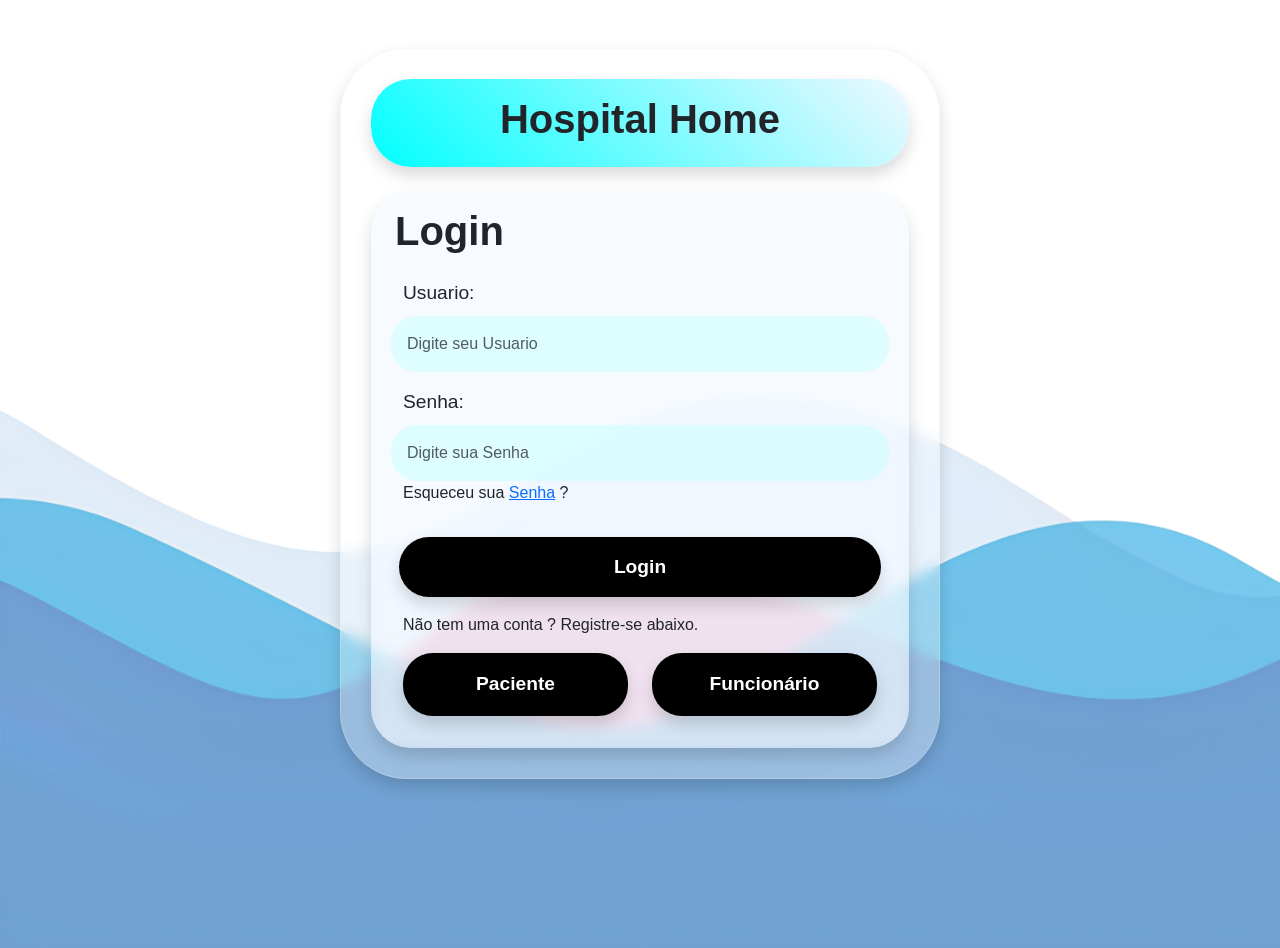
<file: index.html>
<!DOCTYPE html>
<html lang="pt-BR">
<head>
    <meta charset="UTF-8">
    <meta name="viewport" content="width=device-width, initial-scale=1.0">
    <title>Login</title>
    <link rel="shortcut icon" href="/favicon.ico" type="image/x-icon">
    <link href="https://cdn.jsdelivr.net/npm/bootstrap@5.3.8/dist/css/bootstrap.min.css" rel="stylesheet" integrity="sha384-sRIl4kxILFvY47J16cr9ZwB07vP4J8+LH7qKQnuqkuIAvNWLzeN8tE5YBujZqJLB" crossorigin="anonymous">        
    <link rel="stylesheet" href="style.css">
    <link href="https://fonts.cdnfonts.com/css/poppins" rel="stylesheet">

</head>
<body class="vh-100">
    <div class="container shadow mt-5 mb-3 maior">
        <div class="card-box shadow mb-4 p-3 titulo">
            <h1 class="text-center"><strong>Hospital Home</strong></h1>
        </div>
        <div class="card-box shadow p-3 menor ">
            <h1 class="ms-2 login">Login</h1>
            <div class="row  p-3">
                <label class="mb-2">Usuario:</label>
                <input type="text" placeholder="Digite seu Usuario" class="mb-3 p-3 form-control" > 
                <label class="mb-2 ">Senha:</label>
                <input type="password" placeholder="Digite sua Senha" class="p-3 form-control"> 
                <p>Esqueceu sua <a href="./Senha/index.html">Senha</a> ?</p>
            </div>
            <div class="row ps-4 pe-4">
                <a href="./Tv/index.html" class="link by text-center p-3 shadow w-100">Login</a>
            </div>

            <div class="row p-3">
                <p>Não tem uma conta ? Registre-se abaixo.</p>
                <div class="col-md-6">
                    <a href="./paciente/index.html" class="link by text-center shadow w-100">Paciente</a>
                </div>
                <div class="col-md-6"> 
                    <a href="./Funcionario2/index.html" class="link by text-center shadow w-100">Funcionário</a>
                </div>
            </div>
        </div>
    </div>

</body>

</html>
</file>
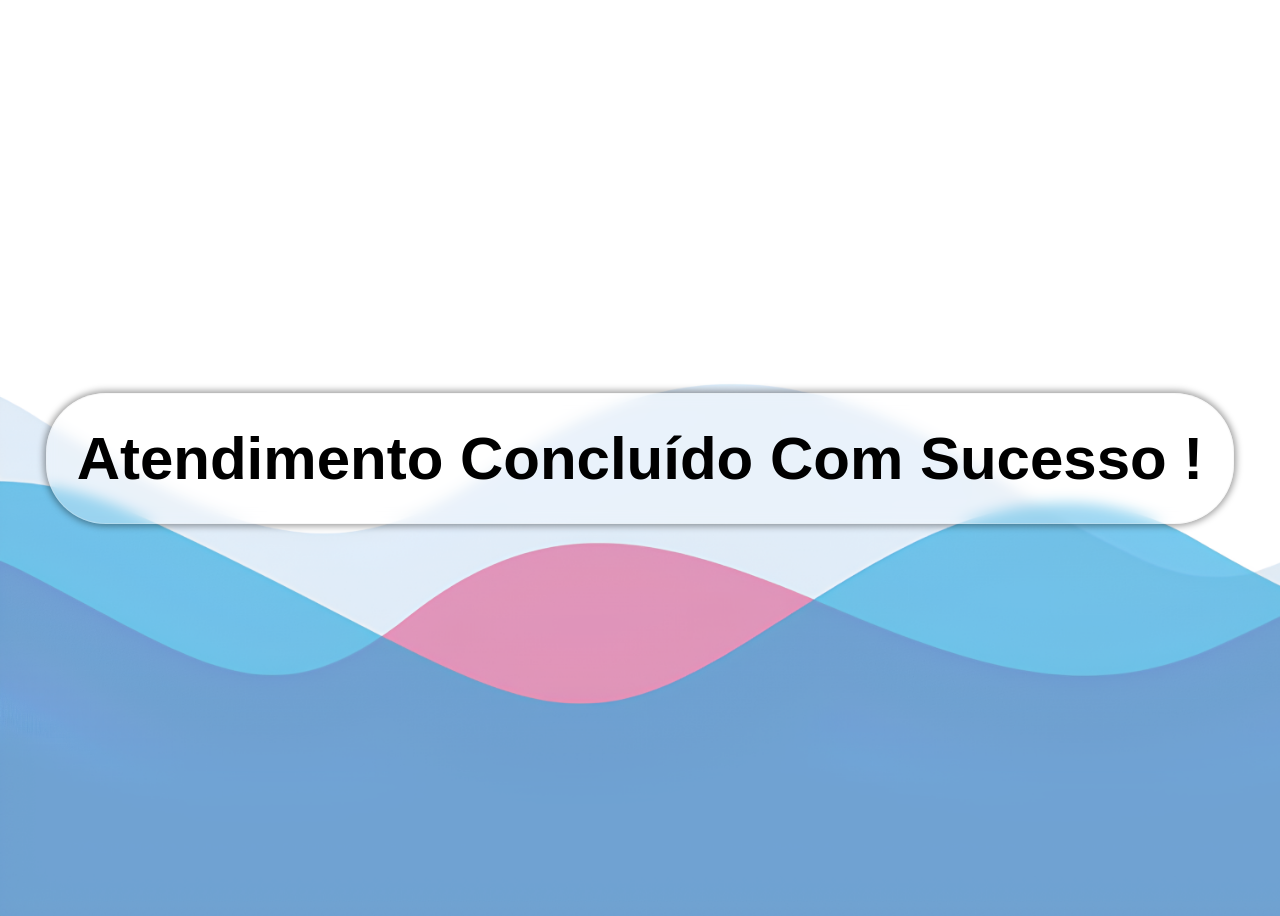
<file: concluido/index.html>
<!DOCTYPE html>
<html lang="en">
<head>
    <meta charset="UTF-8">
    <meta name="viewport" content="width=device-width, initial-scale=1.0">
    <title>Document</title>
    <link rel="stylesheet" href="style.css">
    <link href="https://fonts.cdnfonts.com/css/poppins" rel="stylesheet">
</head>
<body>
    <h1>Atendimento Concluído Com Sucesso !</h1>
</body>
</html>
</file>
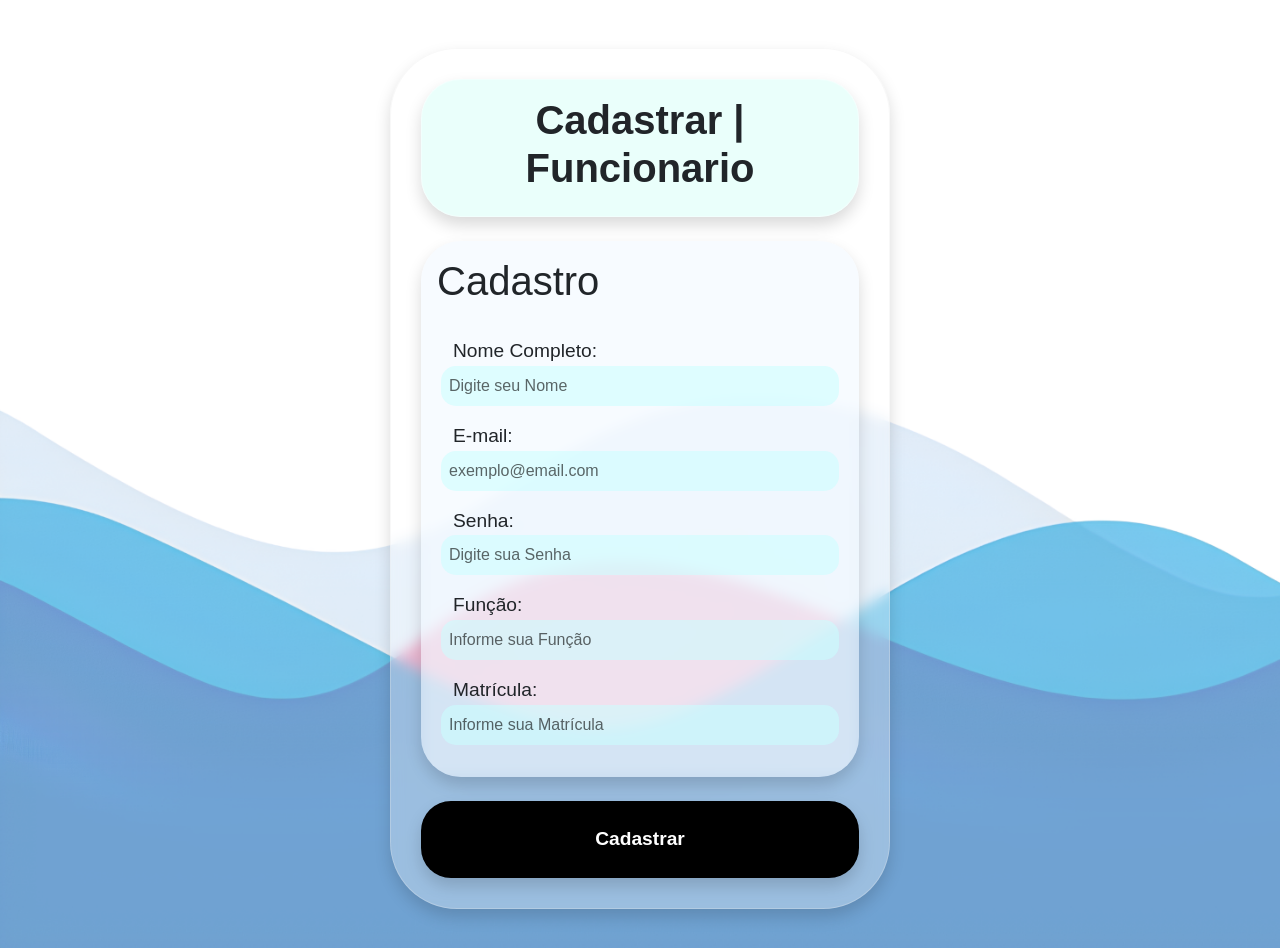
<file: Funcionario2/index.html>
<!DOCTYPE html>
<html lang="en">
<head>
    <meta charset="UTF-8">
    <meta name="viewport" content="width=device-width, initial-scale=1.0">
    <title>Cadastro | Funcionario</title>
    <link href="https://fonts.cdnfonts.com/css/poppins" rel="stylesheet">
    <link rel="stylesheet" href="style.css">
    <link href="https://cdn.jsdelivr.net/npm/bootstrap@5.3.8/dist/css/bootstrap.min.css" rel="stylesheet" integrity="sha384-sRIl4kxILFvY47J16cr9ZwB07vP4J8+LH7qKQnuqkuIAvNWLzeN8tE5YBujZqJLB" crossorigin="anonymous">        <link rel="stylesheet" href="style.css">
    <link rel="shortcut icon" href="/favicon.ico" type="image/x-icon">
</head>
<body>
    <div class="container shadow mt-5 mb-5">
        <div class="card-box shadow mb-4 p-3 paba">
            <strong><h1 class="text-center titulo">Cadastrar | Funcionario</h1></strong>
        </div>
        <div class="card-box shadow p-3 menor">
            <h1 class="mb-3">Cadastro</h1>
            <div class="row p-3">
                <label>Nome Completo:</label>
                <input type="text" placeholder="Digite seu Nome" class="mb-3 p-2">
                <label>E-mail:</label>
                <input type="email" placeholder="exemplo@email.com" class="mb-3 p-2">
                <label>Senha:</label>
                <input type="password" placeholder="Digite sua Senha" class="mb-3 p-2">
                <label>Função:</label>
                <input type="text" placeholder="Informe sua Função" class="mb-3 p-2">
                <label>Matrícula:</label>
                <input type="text" placeholder="Informe sua Matrícula" class="p-2">
            </div>
        </div>
        <div>
            <a href="../index.html" class="link text-center shadow p-4 mt-4 w-100 by">Cadastrar</a> 
        </div>
    </div>
</body>
</html>
</file>
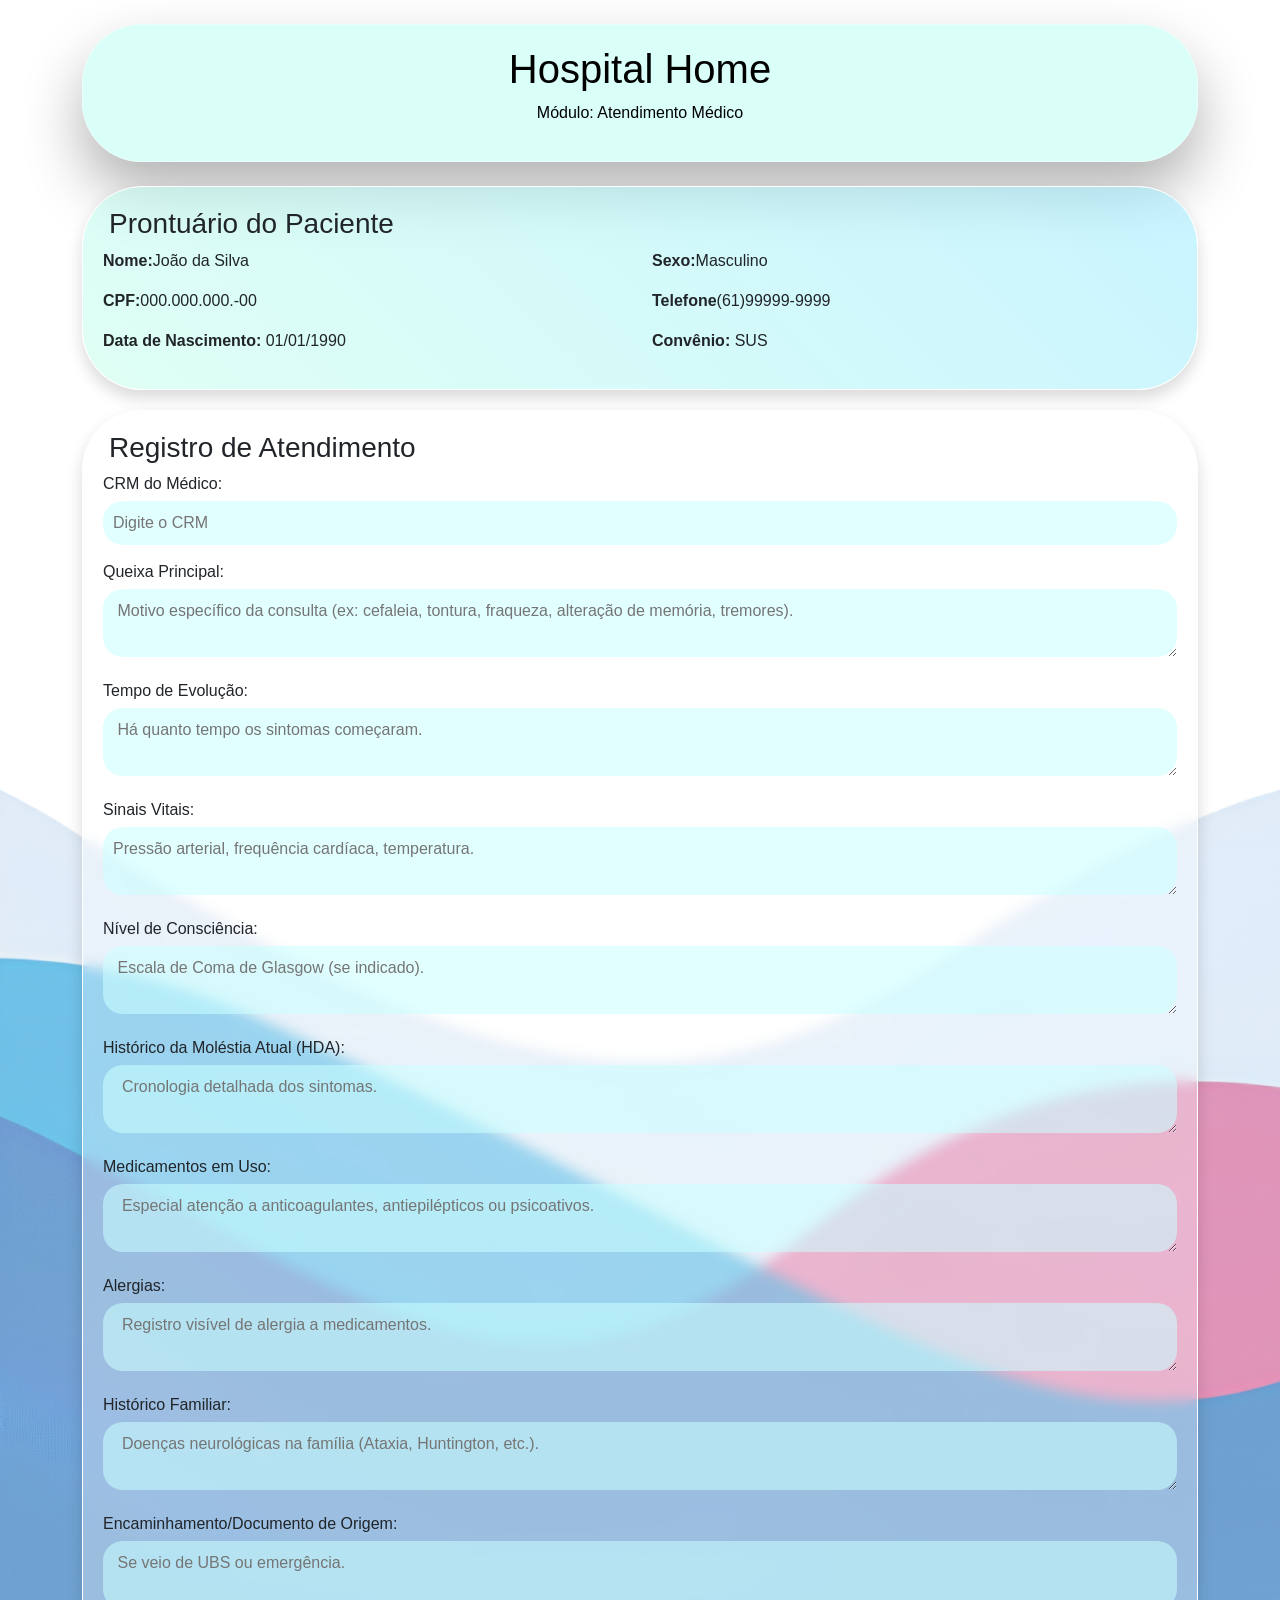
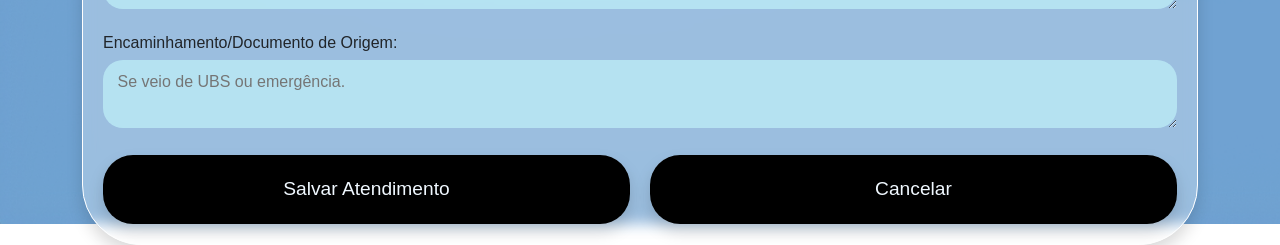
<file: medico/index.html>
<!DOCTYPE html>
<html lang="en">
<head>
    <meta charset="UTF-8">
    <meta name="viewport" content="width=device-width, initial-scale=1.0">
    <link rel="stylesheet" href="style.css">
    <link href="https://fonts.cdnfonts.com/css/poppins" rel="stylesheet">
    <link rel="shortcut icon" href="/Projeto Sentinela/favicon.ico" type="image/x-icon">
    <title>Document</title>
    <link href="https://cdn.jsdelivr.net/npm/bootstrap@5.3.8/dist/css/bootstrap.min.css" rel="stylesheet" integrity="sha384-sRIl4kxILFvY47J16cr9ZwB07vP4J8+LH7qKQnuqkuIAvNWLzeN8tE5YBujZqJLB" crossorigin="anonymous">
</head>
<body>

    <!--
    <header class="topo">
        <h1>Hospital Home</h1>
        <p>Módulo: Atendimento Médico</p>
    </header>
-->

    


    <div id="maior">
    <div class="container mt-4">

        <div class="text-center mb-4">
            <strong><h1>Hospital Home</h1></strong>
            <p>Módulo: Atendimento Médico</p>
        </div>

        <div class="card-box shadow meir">
            <h3>Prontuário do Paciente</h3>

            <div class="row">
                <div class="col-md-6">
                    <p><strong>Nome:</strong>João da Silva</p>
                    <p><strong>CPF:</strong>000.000.000.-00</p>
                    <p><strong> Data de Nascimento:</strong> 01/01/1990</p>
                </div>
                
                <div class="col-md-6">
                    <p><strong>Sexo:</strong>Masculino</p>
                    <p><strong>Telefone</strong>(61)99999-9999</p>
                    <p><strong>Convênio:</strong> SUS</p>
                </div>
            </div>
        </div>
        <div class="card-box shadow ficha">

            <h3>Registro de Atendimento</h3>

            <div class="campo">
                <label> CRM do Médico:</label>
                <input type="text" placeholder="Digite o CRM">
            </div>
            
            <div class="campo">
                <label> Queixa Principal:</label> 
                <textarea placeholder=" Motivo específico da consulta (ex: cefaleia, tontura, fraqueza, alteração de memória, tremores)."></textarea>
            </div>
            
            <div class="campo">
                <label> Tempo de Evolução:</label> 
                <textarea placeholder=" Há quanto tempo os sintomas começaram."></textarea>
            </div>
            
            <div class="campo">
                <label> Sinais Vitais: </label> 
                <textarea placeholder="Pressão arterial, frequência cardíaca, temperatura."></textarea>
            </div>
            
            <div class="campo">
                <label> Nível de Consciência:</label> 
                <textarea placeholder=" Escala de Coma de Glasgow (se indicado)."></textarea>
            </div> 
            
            
            <div class="campo">
                <label>Histórico da Moléstia Atual (HDA):</label> 
                <textarea placeholder="  Cronologia detalhada dos sintomas."></textarea>
            </div> 

            
            <div class="campo">
                <label>Medicamentos em Uso:</label> 
                <textarea placeholder="  Especial atenção a anticoagulantes, antiepilépticos ou psicoativos."></textarea>
            </div> 

            
            <div class="campo">
                <label>Alergias:</label> 
                <textarea placeholder="  Registro visível de alergia a medicamentos."></textarea>
            </div> 

            
            <div class="campo">
                <label>Histórico Familiar: </label> 
                <textarea placeholder="  Doenças neurológicas na família (Ataxia, Huntington, etc.)."></textarea>
            </div> 

            
            <div class="campo">
                <label>Encaminhamento/Documento de Origem: </label> 
                <textarea placeholder=" Se veio de UBS ou emergência."></textarea>
            </div> 


            <div class="campo">
                <label>Encaminhamento/Documento de Origem: </label> 
                <textarea placeholder=" Se veio de UBS ou emergência."></textarea>
            </div> 
            
            <div class="botoes">
                <a href="../prescr/index.html" class="link by text-center shadow w-100">Salvar Atendimento</a>
                <a href="../triagem/index.html" class="link by text-center shadow w-100">Cancelar</a>
            </div>           

        </div>
    </div>
    </div>

</body>
</html>
</file>
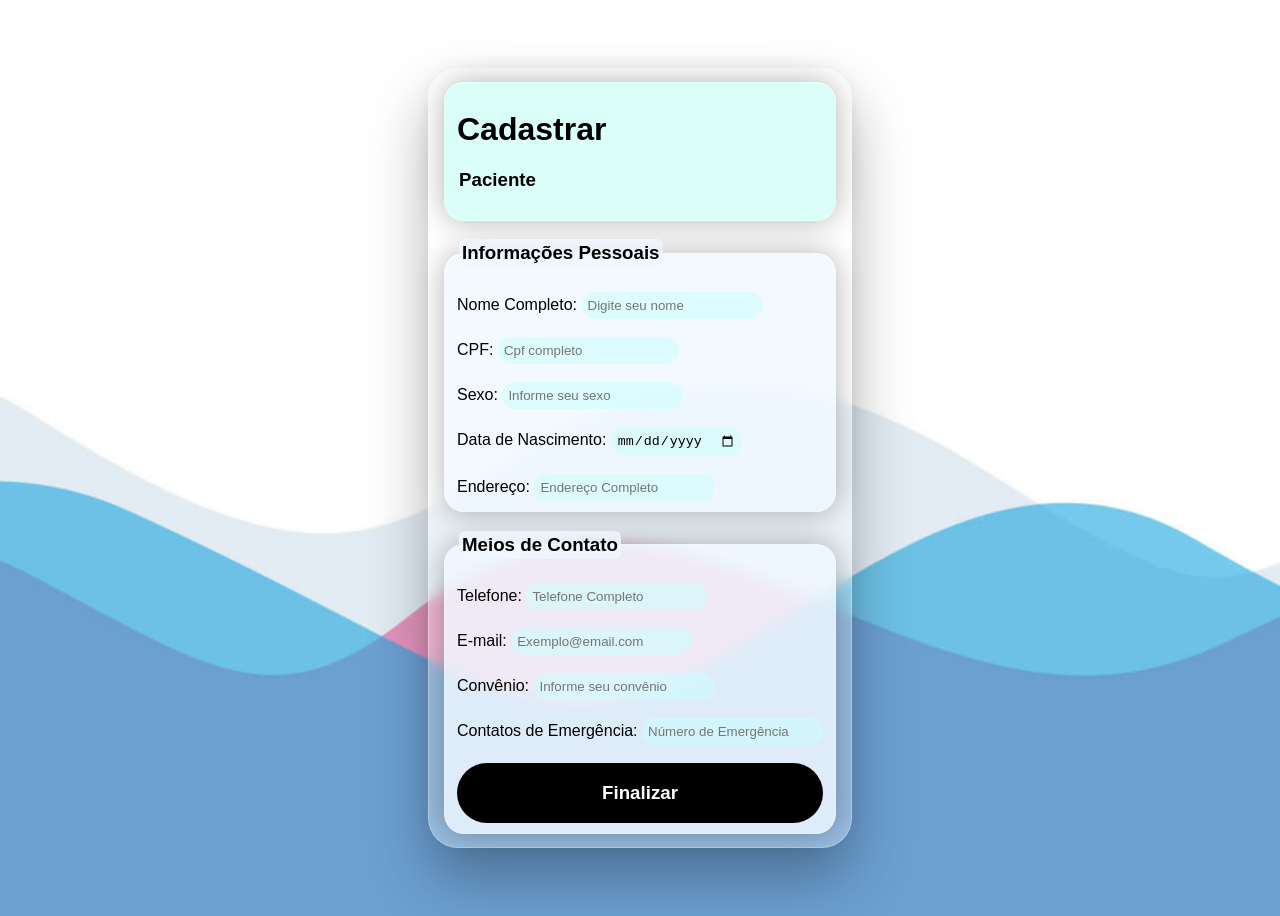
<file: paciente/index.html>
<!DOCTYPE html>
<html lang="en">
<head>
    <meta charset="UTF-8">
    <meta name="viewport" content="width=device-width, initial-scale=1.0">
    <title>Projeto Sentinela</title>
    <link rel="stylesheet" href="style.css">
    <link rel="shortcut icon" href="/Projeto Sentinela/favicon.ico" type="image/x-icon">
    <link href="https://fonts.cdnfonts.com/css/poppins" rel="stylesheet">
    <link rel="shortcut icon" href="/Projeto Sentinela/favicon.ico" type="image/x-icon">
                

</head>
<body>
   <div>

        <form>
            <fieldset id="maior">

            <fieldset id="titulo">
                <div><h1>Cadastrar</h1></div>
                <div id="legenda1"><legend><h3>Paciente</h3></legend></div>
            </fieldset>
            
            <fieldset id="paba">
                <legend><h3 id="legenda2">Informações Pessoais</h3></legend>

                <div>
                    <label>Nome Completo:</label> <input type="text" placeholder="Digite seu nome">
                   
                </div>
                <br>
                <div>
                    <label>CPF: </label>  <input type="Number" placeholder="Cpf completo">
                
                </div>
                <br>
                <div>
                    <label>Sexo:</label> <input type="text" placeholder="Informe seu sexo"> 
                </div>
                <br>
                <div>
                    <label>Data de Nascimento:</label>  <input type="date"> 
                </div>
                <br>
                <div>
                    <label>Endereço:</label>  <input type="text" placeholder="Endereço Completo">
                </div>
            </fieldset>
            
            <fieldset id="saba">
                <legend ><h3 id="legenda3">Meios de Contato</h3></legend>

                <div>
                    <label>Telefone:</label> <input type="number" placeholder="Telefone Completo">
                </div>
                <br>
                <div>
                    <label>E-mail:</label> <input type="email" placeholder="Exemplo@email.com">
                </div>
                <br>
                <div>
                    <label>Convênio:</label>  <input type="text" placeholder="Informe seu convênio">
                </div>
                <br>
                <div>
                    <label>Contatos de Emergência:</label> <input type="number" placeholder="Número de Emergência">
                </div>
                <br>
                <a href="../index.html" id="finalizar"><h3  > Finalizar </h3></a>

            </fieldset>
            
            </fieldset>

        </form>
    </div>
</body>
</html>
</file>
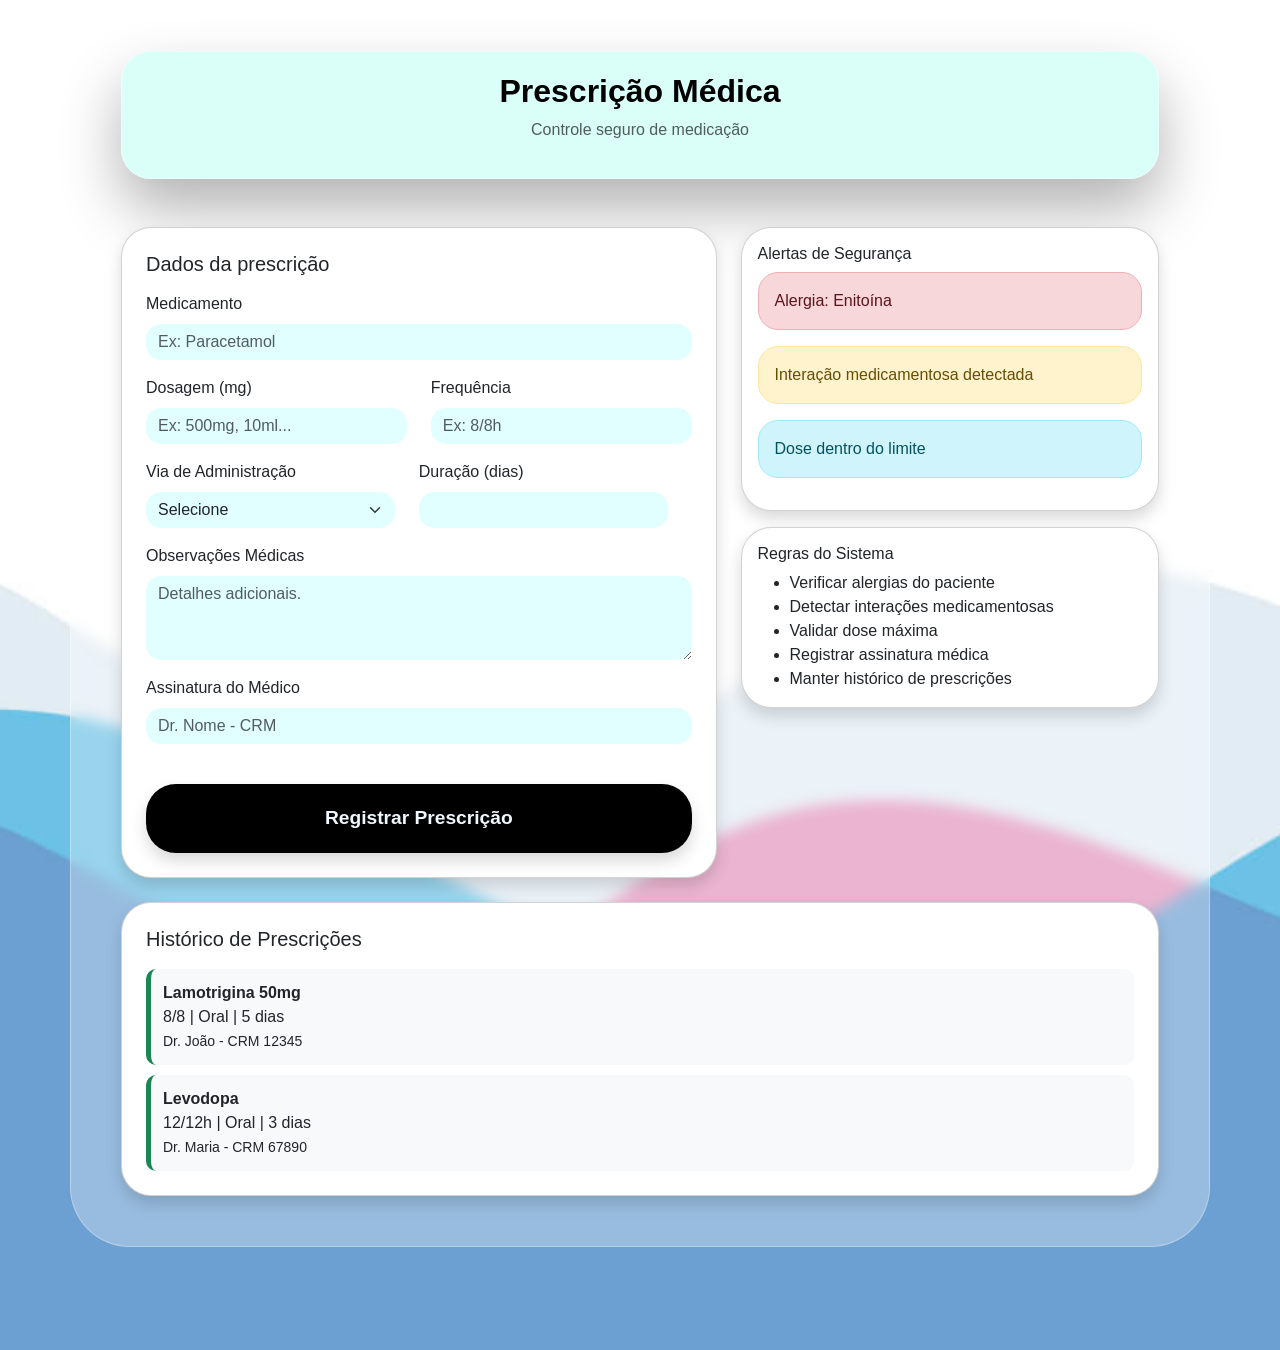
<file: prescr/index.html>
<!DOCTYPE html>
<html lang="en">
<head>
    <meta charset="UTF-8">
    <meta name="viewport" content="width=device-width, initial-scale=1.0">
    <link href="https://cdn.jsdelivr.net/npm/bootstrap@5.3.8/dist/css/bootstrap.min.css" rel="stylesheet" integrity="sha384-sRIl4kxILFvY47J16cr9ZwB07vP4J8+LH7qKQnuqkuIAvNWLzeN8tE5YBujZqJLB" crossorigin="anonymous">
    <link rel="stylesheet" href="dddd.css">
    <title>Prescrição</title>
    <link rel="shortcut icon" href="/Projeto Sentinela/favicon.ico" type="image/x-icon">
    <link href="https://fonts.cdnfonts.com/css/poppins" rel="stylesheet">

</head>
<body>

<div class="container">

    <div class="text-center mb-4">
        <h2>Prescrição Médica</h2>
        <p class="text-muted">Controle seguro de medicação</p>
    </div> <br>
    <!--    Classe          O que faz 
            Container       Centraliza o conteúdo
            mt-5            Margem em cima
            mb-5            Margem embaixo
            text-center     Centraliza o texto 
            text-muted      Texto mais clar/cinza -->

<div class="row">
    <div class="col-md-7">
        <div class="card p-4 shadow">
            <h5 class="mb-3">Dados da prescrição</h5>
            <div class="mb-3">
                <label class="form-label">Medicamento</label>
                <input type="text" class="form-control" placeholder="Ex: Paracetamol">
            </div>

            <div class="row">
                    <div class="col-md-6 mb-3">
                        <label class="form-label">Dosagem (mg)</label>
                        <input type="number" class="form-control" placeholder="Ex: 500mg, 10ml...">
                    </div>
                    <div class="col-md-6 mb-3">
                        <label class="form-label">Frequência</label>
                        <input type="text" class="form-control" placeholder="Ex: 8/8h">
                    </div>

            <div class="row">
                <div class="col-md-6 mb-3">
                    <label class="form-label">Via de Administração</label>
                    <select class="form-select">
                        <option selected disabled> Selecione</option>
                        <option class="option">Oral</option>
                        <option>Intravenosa</option>
                        <option>Intramuscular</option>
                        <option>Tópica</option>
                    </select>
                </div>
                <!--    col-md-6        Ocupa metade da tela
                        mb-3            Margem embaixo
                        form-select     Campo de lista suspensa
                        selected        Já aparece selecionada
                        disable         Não pode ser escolhida
                        option          Cada item da lista  -->

                <div class="col-md-6 mb-3">
                    <label class="form-label">Duração (dias)</label>
                    <input type="number" class="form-control">
                </div>
            </div>
            </div>

                <div class="mb-3">
                    <label class="form-label">Observações Médicas</label>
                    <textarea class="form-control" rows="3" placeholder="Detalhes adicionais."></textarea>
                </div>

                <div class="mb-3">
                    <label class="form-label">Assinatura do Médico</label>
                    <input type="text" class="form-control" placeholder="Dr. Nome - CRM">
                </div>
            
                <a href="../concluido/index.html" class="link text-center shadow mt-4 w-100 by"><strong>Registrar Prescrição</strong></a>
        </div>
    </div>
    
    <!-- ALERTAS E REGRAS -->
     <div class="col-md-5">

        <!-- Alertas -->
         <div class="card p-3 shadow mb-3">
            <h6>Alertas de Segurança</h6>
            
            <div class=" alert alert-danger">
                Alergia: Enitoína
            </div>

            <div class="alert alert-warning">
                Interação medicamentosa detectada
            </div>

            <div class="alert alert-info">
                Dose dentro do limite
            </div>
            <!--    alert-danger    =   verde
                    alert-warning   =   amarelo
                    alert-info      =   azul       -->
         </div>

         <!-- Regras -->
          <div class="card p-3 shadow">
            <h6>Regras do Sistema</h6>
            <ul class="mb-0">
                <li>Verificar alergias do paciente</li>
                <li>Detectar interações medicamentosas</li>
                <li>Validar dose máxima</li>
                <li>Registrar assinatura médica</li>
                <li>Manter histórico de prescrições</li>
            </ul>
        </div>
    </div>
</div>

        <!-- HISTÓRICO -->
    <div class="card p-4 shadow mt-4">

            <h5>Histórico de Prescrições</h5>

            <div class="historico">
                <strong>Lamotrigina 50mg</strong><br>
                8/8 | Oral | 5 dias <br>
                <small>Dr. João - CRM 12345</small>
            </div>

            <div class="historico">
                <strong>Levodopa</strong><br>
                12/12h | Oral | 3 dias <br>
                <small>Dr. Maria - CRM 67890</small>
            </div>
        </div>
    </div>


</body>
</html>
</file>
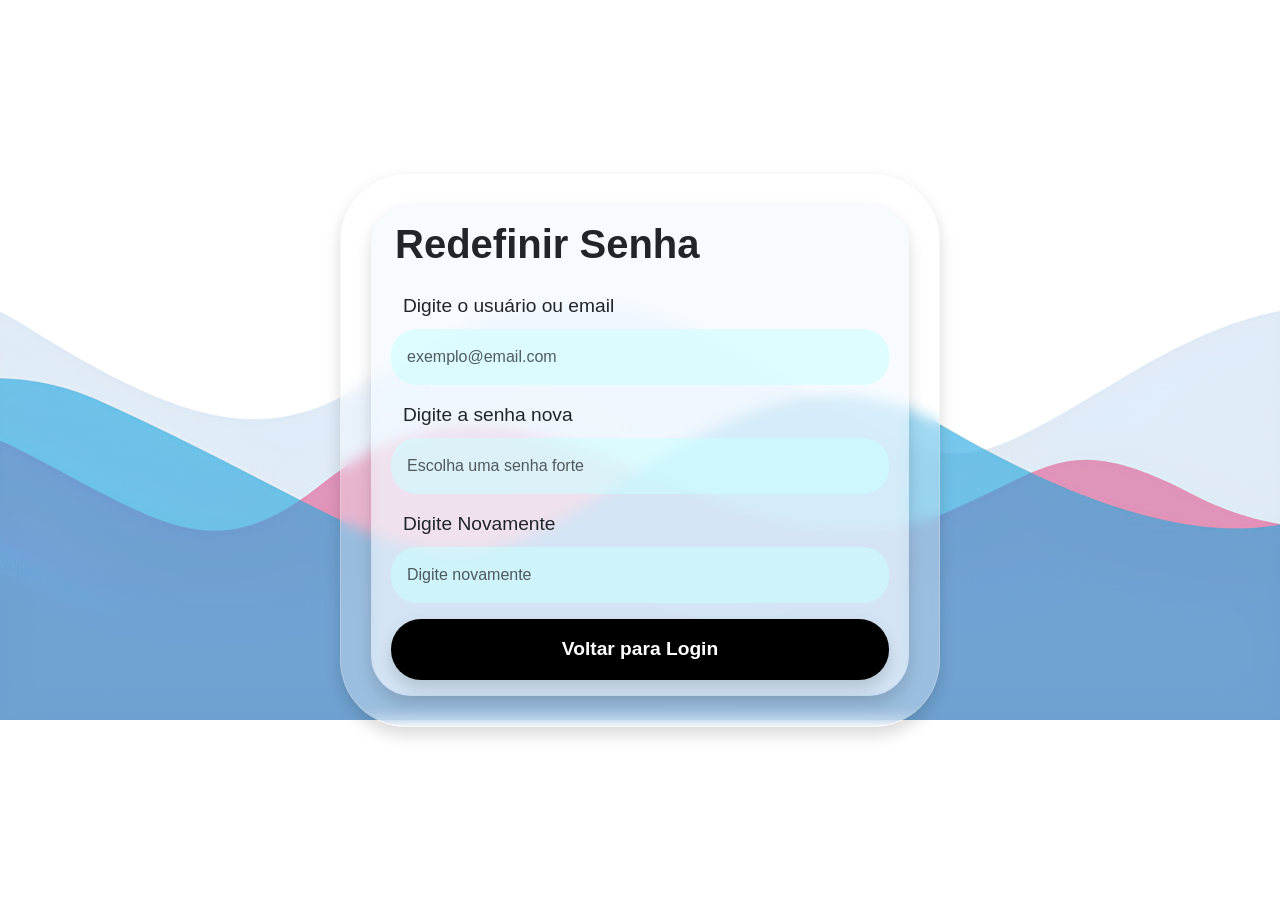
<file: Senha/index.html>
<!DOCTYPE html>
<html lang="pt-BR">
<head>
    <meta charset="UTF-8">
    <meta name="viewport" content="width=device-width, initial-scale=1.0">
    <title>Login</title>
    <link rel="shortcut icon" href="/favicon.ico" type="image/x-icon">
    <link href="https://cdn.jsdelivr.net/npm/bootstrap@5.3.8/dist/css/bootstrap.min.css" rel="stylesheet" integrity="sha384-sRIl4kxILFvY47J16cr9ZwB07vP4J8+LH7qKQnuqkuIAvNWLzeN8tE5YBujZqJLB" crossorigin="anonymous">        
    <link rel="stylesheet" href="style.css">
    <link href="https://fonts.cdnfonts.com/css/poppins" rel="stylesheet">

</head>
<body class="vh-100 d-flex justify-content-center align-items-center">
    <div class="container shadow mx-auto maior mt-10">
        <div class="card-box shadow p-3 menor ">
            <h1 class="ms-2 login">Redefinir Senha</h1>
            <div class="row  p-3">
                <label class="mb-2">Digite o usuário ou email</label>
                <input type="text" placeholder="exemplo@email.com" class="mb-3 p-3 form-control" > 
                <label class="mb-2">Digite a senha nova</label>
                <input type="text" placeholder="Escolha uma senha forte" class="mb-3 p-3 form-control" > 
                <label class="mb-2 ">Digite Novamente</label>
                <input type="password" placeholder="Digite novamente" class="p-3 form-control"> 
            </div>
            <div class="row ps-3 pe-3">
            
                <a href="../index.html" class="link by text-center p-3 shadow w-100">Voltar para Login</a>
                
            </div>
        </div>
    </div>

</body>

</html>
</file>
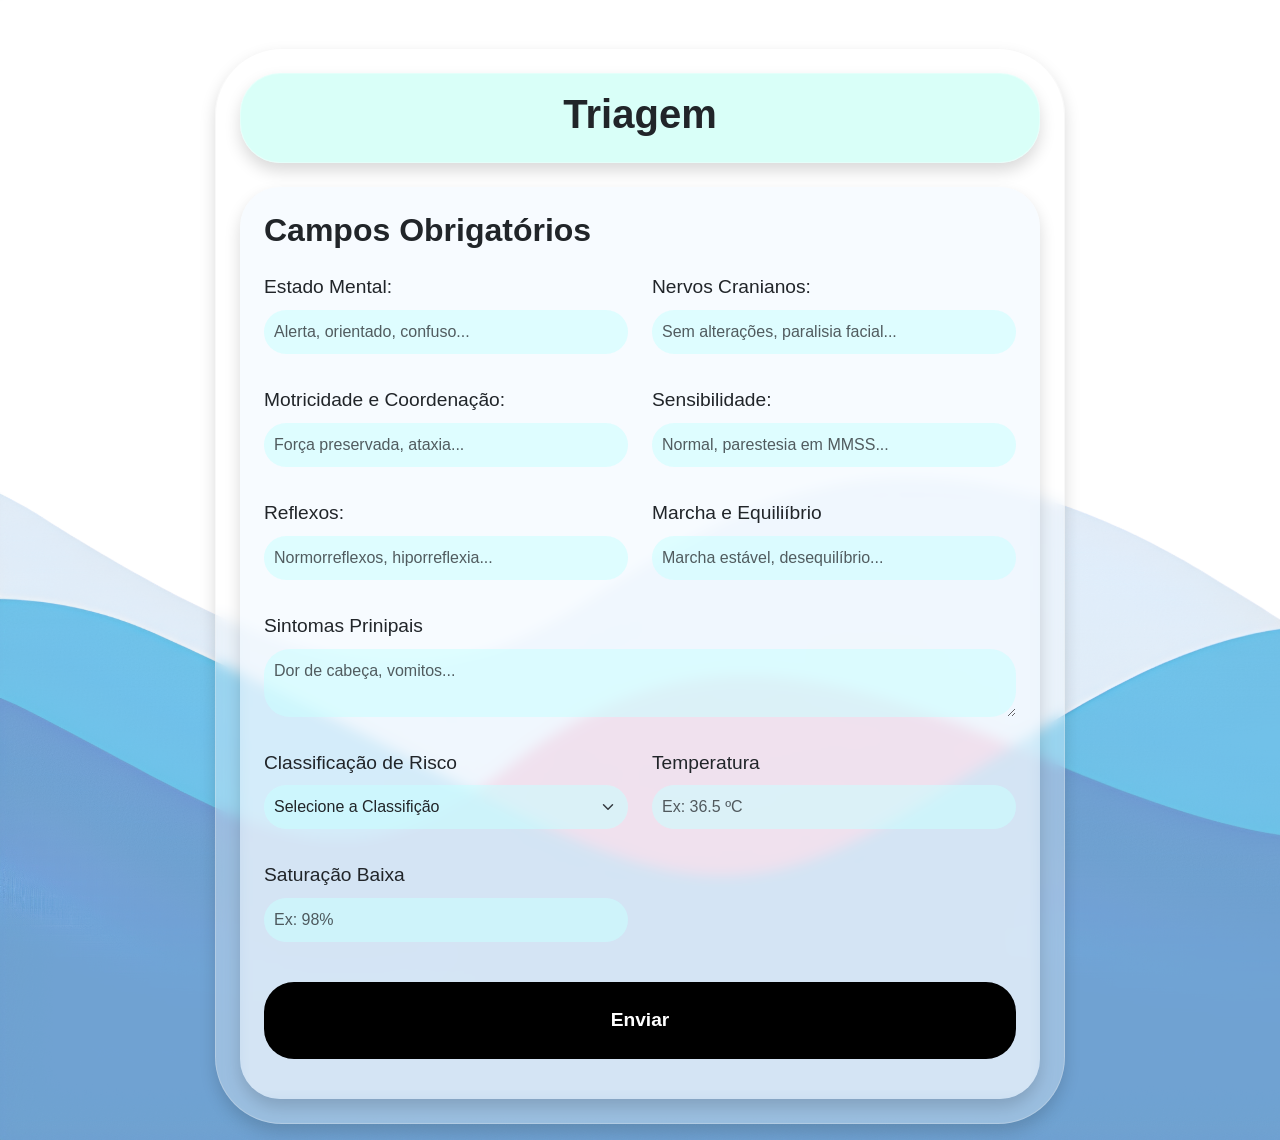
<file: triagem/index.html>
<!DOCTYPE html>
<html lang="pt-BR">
<head>
    <meta charset="UTF-8">
    <meta name="viewport" content="width=device-width, initial-scale=1.0">
    <title>Triagem</title>
    <link href="https://cdn.jsdelivr.net/npm/bootstrap@5.3.8/dist/css/bootstrap.min.css" rel="stylesheet" integrity="sha384-sRIl4kxILFvY47J16cr9ZwB07vP4J8+LH7qKQnuqkuIAvNWLzeN8tE5YBujZqJLB" crossorigin="anonymous">
    <link href="https://fonts.cdnfonts.com/css/poppins" rel="stylesheet">
    <link rel="stylesheet" href="style.css">
</head>
<body>
    <div class="container mt-5 mb-3 shadow p-4">

        <div class="card-box shadow p-3 titulo">
            <h1 class="text-center"><strong>Triagem</strong></h1>
        </div>

        <div class="card-box shadow mt-4 p-4 paba">
            <h2 class="tp">Campos Obrigatórios</h2>
            <div class="row">
                <div class="col-md-6 mb-3 mt-3">
                    <label class="form-label">Estado Mental: </label>
                    <input type="text" class="form-control" placeholder="Alerta, orientado, confuso...">
                </div>
                <div class="col-md-6 mb-3 mt-3">
                    <label class="form-label">Nervos Cranianos: </label>
                    <input type="text" class="form-control" placeholder="Sem alterações, paralisia facial...">
                </div>
            </div>

            <div class="row">
                <div class="col-md-6 mb-3 mt-3">
                    <label class="form-label">Motricidade e Coordenação: </label>
                    <input type="text" class="form-control" placeholder="Força preservada, ataxia...">
                </div>
                <div class="col-md-6 mb-3 mt-3">
                    <label class="form-label">Sensibilidade: </label>
                    <input type="text" class="form-control" placeholder="Normal, parestesia em MMSS...">
                </div>
            </div> 

            <div class="row">
                <div class="col-md-6 mb-3 mt-3">
                    <label class="form-label">Reflexos: </label>
                    <input type="text" class="form-control" placeholder="Normorreflexos, hiporreflexia...">
                </div>
                <div class="col-md-6 mb-3 mt-3">
                    <label class="form-label">Marcha e Equiliíbrio </label>
                    <input type="text" class="form-control" placeholder="Marcha estável, desequilíbrio...">
                </div>
            </div> 
            <div class="row">
                <div class="col-md-12 mb-3 mt-3">
                    <label class="form-label">Sintomas Prinipais</label>
                    <textarea class="form-control" placeholder="Dor de cabeça, vomitos..."></textarea>
                </div>
            </div>

            <div class="row">
                <div class="col-md-6 mb-3 mt-3">
                    <label class="form-label">Classificação de Risco</label>
                    <select class="form-select">
                        <option selected disabled> Selecione a Classifição</option>
                        <option class="bl">Não urgente</option>
                        <option class="gr">Pouco Urgente</option>
                        <option class="yl">Urgente</option>
                        <option class="lr">Muito Urgente</option>
                        <option class="rd">Emergência</option>
                    </select>
                </div>

                <div class="col-md-6  mt-3 mb-3">
                    <label class="form-label">Temperatura</label>
                    <input type="number" class="form-control" placeholder="Ex: 36.5 ºC">
                </div>
            </div>
            <div class="row">
                <div class="col-md-6 mb-3 mt-3">
                    <label class="form-label">Saturação Baixa</label>
                    <input type="number" class="form-control" placeholder="Ex: 98%">
                </div>
            </div>

            <div class="row">
                <div class="mb-3 mt-4">
                    <a href="../medico/index.html" class="link button w-100 p-4 by">Enviar</a> 
                </div>
            </div>

    </div>
    
</body>
</html>
</file>
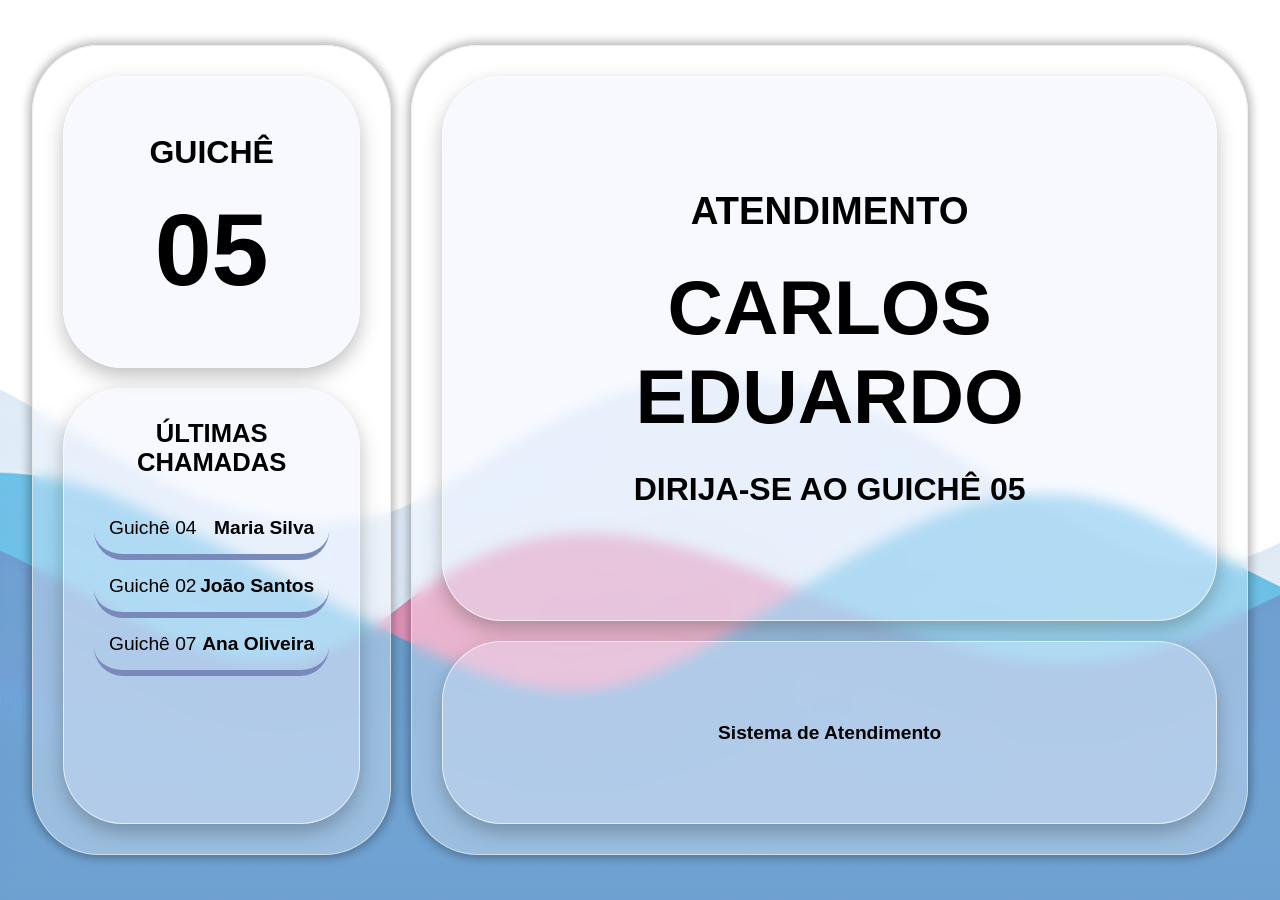
<file: Tv/index.html>
<!DOCTYPE html>
<html lang="pt-BR">

<head>

    <meta charset="UTF-8">
    <meta name="viewport" content="width=device-width, initial-scale=1.0">
    <title>TV - Painel de Atendimento</title>
    <link rel="stylesheet" href="style.css">
    <script src="script.js" defer></script>

</head>

<body>
    <main class="painel">
        <section class="lado-esquerdo">

            <div class="card guiche">
                <h2>GUICHÊ</h2>
                <div class="numero">
                    05
                </div>

            </div>

            <div class="card historico">

                <h2>ÚLTIMAS CHAMADAS</h2>

                <div class="chamada p">
                    <span>Guichê 04</span>
                    <strong>Maria Silva</strong>
                </div>

                <div class="chamada c">
                    <span>Guichê 02</span>
                    <strong>João Santos</strong>
                </div>

                <div class="chamada d">
                    <span>Guichê 07</span>
                    <strong>Ana Oliveira</strong>
                </div>
            </div>

        </section>

        <section class="lado-direito">

            <div class="card chamada-atual">

                <h2>ATENDIMENTO</h2>

                <p class="nome">
                    CARLOS EDUARDO
                </p>

                <p class="mensagem">
                    DIRIJA-SE AO GUICHÊ 05
                </p>
            </div>

            <div class="card rodape">

                <p>Sistema de Atendimento</p>

            </div>

        </section>

    </main>

</body>
</html>
</file>
<file: style.css>
body{
    min-height: 100vh;
    background-image: url(./colorwave.png);
    font-family: 'Poppins', sans-serif; 
    background-repeat: no-repeat;
    background-size: cover;
}

.link{
    color: white;
    text-decoration: none;
    font-size: larger;
    font-weight: bold;
}

.login{
    font-weight: 600;
}

.maior{
    max-width: 600px;
    backdrop-filter:  blur(7px);
    border-radius: 67px;
    padding: 30px;
    border: 1px, solid rgba(233, 233, 233, 0.3);
    background-color: rgb(255, 255, 255, 0.3); 
}


.menor{
    background-color: rgba(240, 248, 255, 0.5);
    border-radius: 40px;
    backdrop-filter: blur(7px);
}

.titulo{
    background-image: linear-gradient(45deg, aqua, aliceblue);
    border-radius: 40px;
}

.form-control{
    border-radius: 26px;
    border: none;
    background-color: rgba(202, 255, 255, 0.562);
    transition: all 0.3s ease-in-out;
    outline: none;
}

.form-control:hover{
    background-color: rgba(32, 143, 143, 0.4);
    box-shadow: 0px 0px 9px white;
}

.form-control:focus{
    background-color: rgba(154, 190, 190, 0.562);
    color: white;
}

label{
    font-size: larger;
    font-weight:440;
}

.by{
    border-radius: 30px;
    background-color: black;
    border: none;
    transition:  all 0.3s ease-in-out;
    display: inline-block;
    padding: 17px;
}

.by:hover{
    scale: 1.04;
    background-color: rgb(0, 0, 97);
    color: aliceblue;
}

::-webkit-input-placeholder{
    color: rgba(0, 0, 0, 0.6);
}
</file>
<file: concluido/style.css>
body {
    font-family: 'Poppins', sans-serif; 
    min-height: 100vh;

    
    /* Configuração completa da imagem de fundo */
    background-image: url("../colorwave.png");
    background-repeat: no-repeat;
    background-size: cover;
    text-align: center;
    display: flex;
    justify-content: center;
    align-items: center;

}

h1{
    font-size: 60px;
    background-color: antiquewhite;
    border-radius: 60px;
    padding: 30px;
    border: 1px, solid rgba(233, 233, 233, 0.3);
    backdrop-filter: blur(7px);
    background-color: rgb(255, 255, 255, 0.3); 
    box-shadow: 0 0 7px 2px rgba(0, 0, 0, 0.4);
    animation: apa 0.9s;
}

@keyframes apa {
    0%{
        scale: 0.7;
    }  50%{
        scale: 1.17;
    } 100%{
        scale: 1;
    }
}
</file>
<file: Funcionario2/style.css>
body{
    height: 100vh;
    background-image: url(../colorwave.png);
    font-family: 'Poppins', sans-serif; 
    background-repeat: no-repeat;
    background-size: cover;
}

.container{
    max-width: 500px;
    backdrop-filter:  blur(7px);
    border-radius: 67px;
    padding: 30px;
    border: 1px, solid rgba(233, 233, 233, 0.3);
    background-color: rgb(255, 255, 255, 0.3);
}

.paba{
    background-color: rgba(202, 255, 246, 0.4);
    border-radius: 40px;
    border: 1px, solid rgba(255, 255, 255, 0.3);
}

.titulo{
    font-weight: 600;
}

label{
    font-weight: 440;
    font-size: larger;
}

.by{
    border-radius: 30px;
    background-color: black;
    border: none;
    transition:  all 0.3s ease-in-out;
    display: inline-block;
}

.by:hover{
    scale: 1.04;
    background-color: rgb(0, 0, 97);
    color: aliceblue;
}

.link{
    color: white;
    text-decoration: none;
    font-size: larger;
    font-weight: bold;
}

.menor{
    background-color: rgba(240, 248, 255, 0.5);
    border-radius: 40px;
    backdrop-filter: blur(7px);
}

input{
    border-radius: 15px;
    border: none;
    background-color: rgba(202, 255, 255, 0.562);
    transition: all 0.3s ease-in-out;
    outline: none;
}

input:hover{
    background-color: rgba(32, 143, 143, 0.4);
}

input:focus{
    background-color: rgba(154, 190, 190, 0.562);
    color: white;
}

::-webkit-input-placeholder{
    color: rgba(0, 0, 0, 0.6);
}
</file>
<file: medico/style.css>
body{
    background-image: url(../colorwave.png);
    height: 200vh;
    background-size: cover;
    background-repeat: no-repeat;
}


.topo{
    background-image: linear-gradient(45deg, aqua, aliceblue);
    color: white;
    padding: 15px;
    text-align: center;
    font-family: 'Poppins', sans-serif;
}

.text-center{
    color: rgb(0, 0, 0);
    text-align: center;
    /* define cor de fundo*/
    background-color: rgba(202, 255, 246, 0.7);
    /* define cor e estilo da borda*/
    border: 1px, solid rgba(255, 255, 255, 0.3);
    border-radius: 60px;
    /* cria uma sombra atras do objeto*/
    box-shadow: 0px 30px 60px hsl(0, 0%, 0%, 0.3);
    /* cria um efeito de blur nos objetos que estão atras */
    backdrop-filter: blur(4px);
    padding: 20px;
    font-family: 'Poppins', sans-serif;
}

.card-box{
    background-color: rgba(255, 255, 255, 0.3);
    padding: 20px;
    margin-bottom: 20px;
    border-radius: 60px;
    box-shadow: 0px 0px 15px rgba(0, 0, 0, 0.1);
    font-family: 'Poppins', sans-serif;
    backdrop-filter: blur(7px);
    border: 1px solid white;
}

h3{
    margin-bottom: 15px;
    margin-left: 6px;
}

.campo{
    margin-bottom: 15px;
}

.campo label{
    font-weight: light;
    display: block;
    margin-bottom: 5px;
}

input, textarea{
    width: 100%;
    padding: 10px;
    border: 1px, solid, rgb(164, 230, 230);
    border-radius: 20px;
    outline: none;
    background-color: rgba(202, 255, 255, 0.562);
    border: none;
    transition: background-color 0.2s ease-in-out;
}
input:focus, textarea:focus{
    background-color: rgba(154, 190, 190, 0.562)
}


input:hover{
    background-color: rgba(154, 190, 190, 0.562)
}

textarea:hover{
    background-color: rgba(154, 190, 190, 0.562);
}

textarea{
    height: 100%;
}

.link{
    color: white;
    text-decoration: none;
    font-size: larger;
}

.botoes{
    display: flex;
    gap: 20px;
    margin-top: 20px;
}
.by{
    border-radius: 30px;
    background-color: black;
    border: none;
    transition:  all 0.3s ease-in-out;
    display: inline-block;
    color: aliceblue;
}

.by:hover{
    scale: 1.04;
    background-color: rgb(0, 0, 97);
    color: aliceblue;
}

.meir{
    background-image: linear-gradient(45deg, rgba(175, 255, 228, 0.4), rgba(120, 228, 255, 0.4));
}

.nda{
    background-image: linear-gradient(180deg, rgba(175, 255, 228, 0.6), rgba(255, 255, 255, 0.3));
}
</file>
<file: paciente/style.css>
body{
    height: 100vh;
    /* define a imagem de fundo*/
    background-image: url(./colorwave.png);
    /* define a fonte das letras*/
    font-family: 'Poppins', sans-serif; 
    /* centraliza os itens na tela */  
    display: flex;
    align-items: center;
    justify-content: center;   
    background-size: cover;                          
}

#maior{
    /* define cor de fundo*/
    background-color: rgba(255, 255, 255, 0.3);
    /* define cor e estilo da borda*/
    border: 1px, solid rgba(255, 255, 255, 0.3);
    border-radius: 30px;
    /* cria uma sombra atras do objeto*/
    box-shadow: 0px 30px 60px rgba(0, 0, 0, 0.3);
    /* cria um efeito de blur nos objetos que estão atras */
    backdrop-filter: blur(7px);
    padding: 13px;
}

#titulo{
    /* define cor de fundo*/
    background-color: rgba(202, 255, 246, 0.719);
    /* define cor e estilo da borda*/
    border: 1px, solid rgba(255, 255, 255, 0.3);
    border-radius: 20px;
    /* cria uma sombra atras do objeto*/
    box-shadow: 0px 0px 30px hsl(0, 0%, 0%, 0.3);
}

#paba{
    /* define cor de fundo*/
    background-color: rgb(240, 248, 255, 0.8);
    /* define cor e estilo da borda*/
    border: 1px, solid rgba(255, 255, 255, 0.3);
    border-radius: 20px;
    /* cria uma sombra atras do objeto*/
    box-shadow: 0px 0px 30px hsl(0, 0%, 0%, 0.3);
}

#saba{
    /* define cor de fundo*/
    background-color: rgb(240, 248, 255, 0.8);
    /* define cor e estilo da borda*/
    border: 1px, solid rgba(255, 255, 255, 0.3);
    border-radius: 20px;
    /* cria uma sombra atras do objeto*/
    box-shadow: 0px 0px 30px hsl(0, 0%, 0%, 0.3);
}
input{
   /* define cor de fundo*/
    background: rgba(202, 255, 255, 0.562);
    padding: 4px;
    /* define cor e estilo da borda*/
    border-radius: 20px;
    border-color: rgb(0, 0, 0, 0.0);
    /* remove as linhas de borda da caixa de texto */
    outline: none;
    transition: background-color 0.2s;
}
input:hover{
    background-color:  rgba(154, 190, 190, 0.562);
}


#finalizar{
    /* define cor de fundo*/
    background-color: black;
    /* define cor e estilo da borda*/
    border-radius: 30px;
    /* centraliza os itens na tela */  
    align-items: center;
    display: flex;
    justify-content: center;
    /* define a cor do texto */
    color: white;
    /* remove todas as decorações do texto */
    text-decoration: none;
    transition: scale 0.2s ease-in-out, color 0.2s ease-in-out;
}

#finalizar:hover{
    scale: 1.04;
    background-color: rgb(0, 0, 97);
    color: aliceblue;
}

#legenda2{
    /* define cor de fundo*/
    background: rgba(240, 248, 255, 0.8);
    /* define cor e estilo da borda*/
    border-radius: 6px;
    border-color: rgb(0, 0, 0, 0.0);
    /* remove as linhas de borda da caixa de texto */
    outline: none;
    padding: 3px;
}

#legenda3{
    /* define cor de fundo*/
    background: rgba(240, 248, 255, 0.8);
    /* define cor e estilo da borda*/
    border-radius: 6px;
    border-color: rgb(0, 0, 0, 0.0);
    /* remove as linhas de borda da caixa de texto */
    outline: none;
    padding: 3px;
}
</file>
<file: prescr/dddd.css>
body {
    background-image: url(./colorwave.png);
    font-family: Arial, sans-serif;
    height: 150vh;
    background-size: cover;
    font-family: 'Poppins', sans-serif;
}

.container{
    background-color: rgb(255, 255, 255, 0.3);
    padding: 50px;
    border-radius: 60px;
    backdrop-filter: blur(7px);
    border: 1px solid rgba(255, 255, 255, 0.3);
}

a{
    color: white;
    text-decoration: none;
    font-size: larger;
}

.card {
    border-radius: 30px;

}

h2 {
    font-weight: bold;
}

.historico{ 
    background: #f8f9fa;
    padding: 12px;
    border-radius: 10px;
    margin-top: 10px;
    border-left: 5px solid  #198754;
}

.card p-3 shadow {
    
    color: rgb(0, 0, 0);
    text-align: center;
    /* define cor de fundo*/
    background-color: rgba(202, 255, 246, 0.7);
    /* define cor e estilo da borda*/
    border: 1px, solid rgba(255, 255, 255, 0.3);
    border-radius: 30px;
    /* cria uma sombra atras do objeto*/
    box-shadow: 0px 30px 60px hsl(0, 0%, 0%, 0.3);
    /* cria um efeito de blur nos objetos que estão atras */
    backdrop-filter: blur(7px);
    padding: 13px;
}
.text-center{
    color: rgb(0, 0, 0);
    text-align: center;
    /* define cor de fundo*/
    background-color: rgba(202, 255, 246, 0.7);
    /* define cor e estilo da borda*/
    border: 1px, solid rgba(255, 255, 255, 0.3);
    border-radius: 30px;
    /* cria uma sombra atras do objeto*/
    box-shadow: 0px 30px 60px hsl(0, 0%, 0%, 0.3);
    /* cria um efeito de blur nos objetos que estão atras */
    backdrop-filter: blur(4px);
    padding: 20px;
}

.by{
    color: aliceblue;
    border-radius: 30px;
    background-color: black;
    border: none;
    transition:  all 0.3s ease-in-out;
    display: inline-block;
}

.by:hover{
    scale: 1.04;
    background-color: rgb(0, 0, 97);
    color: aliceblue;
}
.card, p-4, shadow, mt-4{
    border-radius: 30px;
}

.form-control{
    border-radius: 15px;
    border: none;
    background-color: rgba(202, 255, 255, 0.562);
    transition: background-color 0.2s;
}

.form-control:hover{
    background-color: rgba(154, 190, 190, 0.562);
}

.form-select, option{
    border-radius: 15px;
    border: none;
    background-color: rgba(202, 255, 255, 0.562);
    transition: background-color 0.2s;
    
}

.form-select:hover{
    background-color: rgba(154, 190, 190, 0.562);
}



.option:hover{
    background-color: rgba(154, 190, 190, 0.562);
}

.alert{
    border-radius: 20px;
}
</file>
<file: Senha/style.css>
body{
    min-height: 100vh;
    background-image: url(../colorwave.png);
    font-family: 'Poppins', sans-serif; 
    background-repeat: no-repeat;
    background-size: 100%;
}

.link{
    color: white;
    text-decoration: none;
    font-size: larger;
    font-weight: bold;
}

.login{
    font-weight: 600;
}

.maior{
    max-width: 600px;
    backdrop-filter:  blur(7px);
    border-radius: 67px;
    padding: 30px;
    border: 1px, solid rgba(233, 233, 233, 0.3);
    background-color: rgb(255, 255, 255, 0.3); 
}


.menor{
    background-color: rgba(240, 248, 255, 0.5);
    border-radius: 40px;
    backdrop-filter: blur(7px);
}

.form-control{
    border-radius: 26px;
    border: none;
    background-color: rgba(202, 255, 255, 0.562);
    transition: all 0.3s ease-in-out;
    outline: none;
}

.form-control:hover{
    background-color: rgba(32, 143, 143, 0.4);
    box-shadow: 0px 0px 9px white;
}

.form-control:focus{
    background-color: rgba(154, 190, 190, 0.562);
    color: white;
}

label{
    font-size: larger;
    font-weight:440;
}

.by{
    border-radius: 30px;
    background-color: black;
    border: none;
    transition:  all 0.3s ease-in-out;
}

.by:hover{
    scale: 1.07;
    background-color: rgb(0, 0, 97);
    color: aliceblue;
}

::-webkit-input-placeholder{
    color: rgba(0, 0, 0, 0.6);
}
</file>
<file: triagem/style.css>
body{
    min-height: 100vh;
    background-image: url(../colorwave.png);
    font-family: 'Poppins', sans-serif; 
    background-repeat: no-repeat;
    background-size: cover;
}


.container{
    max-width: 850px;
    border-radius: 67px;
    padding: 30px;
    border: 1px, solid rgba(233, 233, 233, 0.3);
    backdrop-filter: blur(7px);
    background-color: rgb(255, 255, 255, 0.3); 
}
.card-box{
    background-color: rgba(240, 248, 255, 0.5);
    border-radius: 40px;
    backdrop-filter: blur(7px);
}

.titulo{
    background-color: rgba(202, 255, 246, 0.719);
    border: 1px, solid rgba(255, 255, 255, 0.3);
    border-radius: 40px;
    box-shadow: 0px 0px 30px hsl(0, 0%, 0%, 0.3);
}

.tp{
    font-weight: 600;
}

.form-control{
    padding: 10px;
    border-radius: 26px;
    border: none;
    background-color: rgba(202, 255, 255, 0.562);
    transition: all 0.3s ease-in-out;
    outline: none;
}

.form-select{
    border-radius: 26px;
    border: none;
    background-color: rgba(202, 255, 255, 0.562);
    transition: all 0.3s ease-in-out;
    outline: none;
    padding: 10px;
}

.form-control:hover{
    background-color: rgba(32, 143, 143, 0.4);
}

.form-control:focus{
    background-color: rgba(154, 190, 190, 0.562);
    color: rgb(0, 0, 0);
}
.form-select:hover{
    background-color: rgba(32, 143, 143, 0.4);
}

.form-select:focus{
    background-color: rgba(154, 190, 190, 0.562);
    color: black;
}

.by{
    border-radius: 30px;
    background-color: black;
    border: none;
    transition:  all 0.3s ease-in-out;
    color: aliceblue;
    display: inline-block;
    text-align: center;
}

.by:hover{
    scale: 1.04;
    background-color: rgb(0, 0, 97);
    color: aliceblue;
}

::-webkit-input-placeholder{
    color: rgba(0, 0, 0, 0.6);
}

label{
    font-size: larger;
    font-weight:440;
}

.link{
    color: white;
    text-decoration: none;
    font-size: larger;
    font-weight: bold;
}
</file>
<file: Tv/style.css>
* {
    box-sizing: border-box;
    margin: 0;
    padding: 0;
}

body {
    font-family: Arial, sans-serif;
    background-image: url(../colorwave.png);
    /* Garante que o body tenha pelo menos a altura da tela */
    min-height: 100vh;
    display: flex;
    justify-content: center;
    align-items: center;
    background-size: cover;
}


.painel {
    width: 95vw;
    height: 90vh;
    display: flex;
    gap: 20px;
    
}


.lado-esquerdo {
    width: 30%;
    display: flex;
    flex-direction: column;
    gap: 20px;
    backdrop-filter: blur(7px);
    border-radius: 67px;
    padding: 30px;
    border: 1px, solid rgba(233, 233, 233, 0.7);
    background-color: rgb(255, 255, 255, 0.3);
    box-shadow: 0 0 10px 3px rgba(0, 0, 0, 0.295);
}

.lado-direito {
    /* Define que o lado direito ocupa 70% */
    width: 70%;
    /* Ativa o Flexbox */
    display: flex;
    /* Coloca os elementos um abaixo do outro */
    flex-direction: column;
    /* Cria espaço entre os cartões */
    gap: 20px;
    backdrop-filter: blur(7px);
    border-radius: 67px;
    padding: 30px;
    border: 1px, solid rgba(233, 233, 233, 0.7);
    background-color: rgb(255, 255, 255, 0.3);
    box-shadow: 0 0 10px 3px rgba(0, 0, 0, 0.295);
}




.card {

    background-color: rgba(228, 235, 255, 0.3);
    border-radius: 60px;
    padding: 30px;
    display: flex;
    /* Organiza os elementos verticalmente */
    flex-direction: column;
    /* Centraliza o conteúdo verticalmente */
    justify-content: center;
    /* Centraliza o conteúdo horizontalmente */
    align-items: center;
    border: 1px solid rgba(252, 252, 252, 0.7);
    /* Centraliza os textos */
    text-align: center;
    /* Cria uma sombra ao redor do cartão */
    box-shadow: 0 8px 20px rgba(0, 0, 0, 0.25);
}




.guiche {
    /* Define que o cartão ocupa 40% da altura */
    height: 40%;
}


.guiche h2 {
    font-size: 2.5vw;
}


.numero{
    font-size: 8vw;
    font-weight: bold;
    margin-top:20px ;
    animation: numero 1.2s ease-in-out;
}

@keyframes numero{
    from{
        transform: translateX(-40px);
        opacity: 0.2;
    }to{
        opacity: 1;
    }

}


.historico{
    height: 60%;
    justify-content: flex-start;
}


.historico h2{
    font-size:2vw;
    margin-bottom: 25px;
}    


.chamada{
    width: 100%;
    display: flex;
    justify-content: space-between;
    padding: 15px;
    border-bottom: 6px solid #7a89bb;
    border-radius: 40px;
    font-size: 1.5vw;
}

.chamada-atual{
    height: 75%;
}


.chamada strong{
    font-weight: bold;
}


.chamada-atual h2{
    font-size: 3vw;
    margin-bottom: 30px;
}


.nome{
    font-size: 6vw;
    font-weight: bold;
    margin-bottom: 30px;
    animation: aparece 0.7s ease-in-out;
}

@keyframes aparece{
    from{
        transform: translateY(40px);
        opacity: 0.2;
    }to{
        opacity: 1;
    }

}


.mensagem{
    font-size:2.5vw ;
    font-weight: bold;
    animation: nada 1.3s ease-in-out;
}

@keyframes nada{
    from{
        transform: translateY(40px);
        opacity: 0.2;
    }to{
        opacity: 1;
    }

}

.rodape{
    height:25% ;
    font-weight: bold;
}


.rodape p{
    font-size: 1.5vw;
}

.p{
    animation: pp 0.5s ease-in-out;
}
@keyframes pp{
    from{
        transform: translateY(25px);
        opacity: 0.2;
    }
    to{
        opacity: 1;
    }
}

.c{
    animation: cc 0.9s ease-in-out;
}
@keyframes cc{
    from{
        transform: translateY(25px);
        opacity: 0.2;
    }
    to{
        opacity: 1;
    }
}

.d{
    animation: dd 1.4s ease-in-out;
}
@keyframes dd{
    from{
        transform: translateY(25px);
        opacity: 0.2;
    }
    to{
        opacity: 1;
    }
}
</file>
